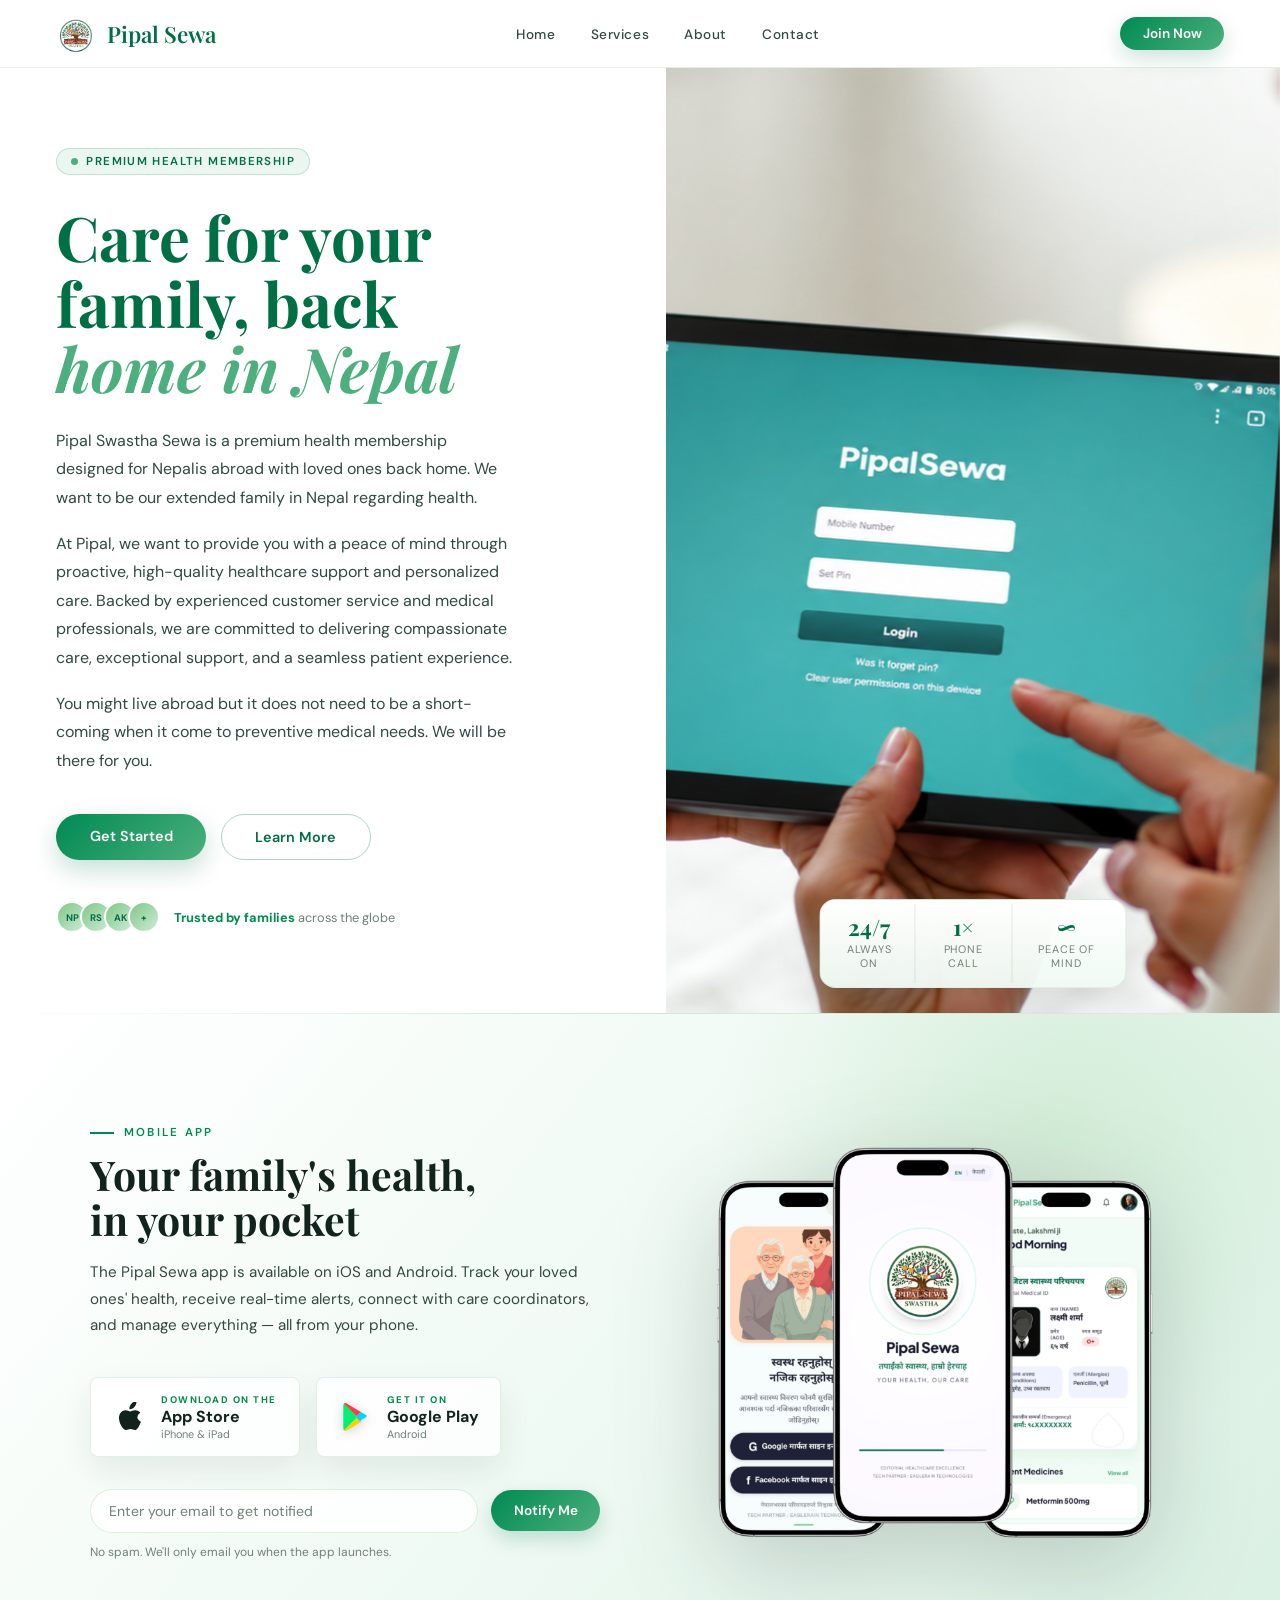
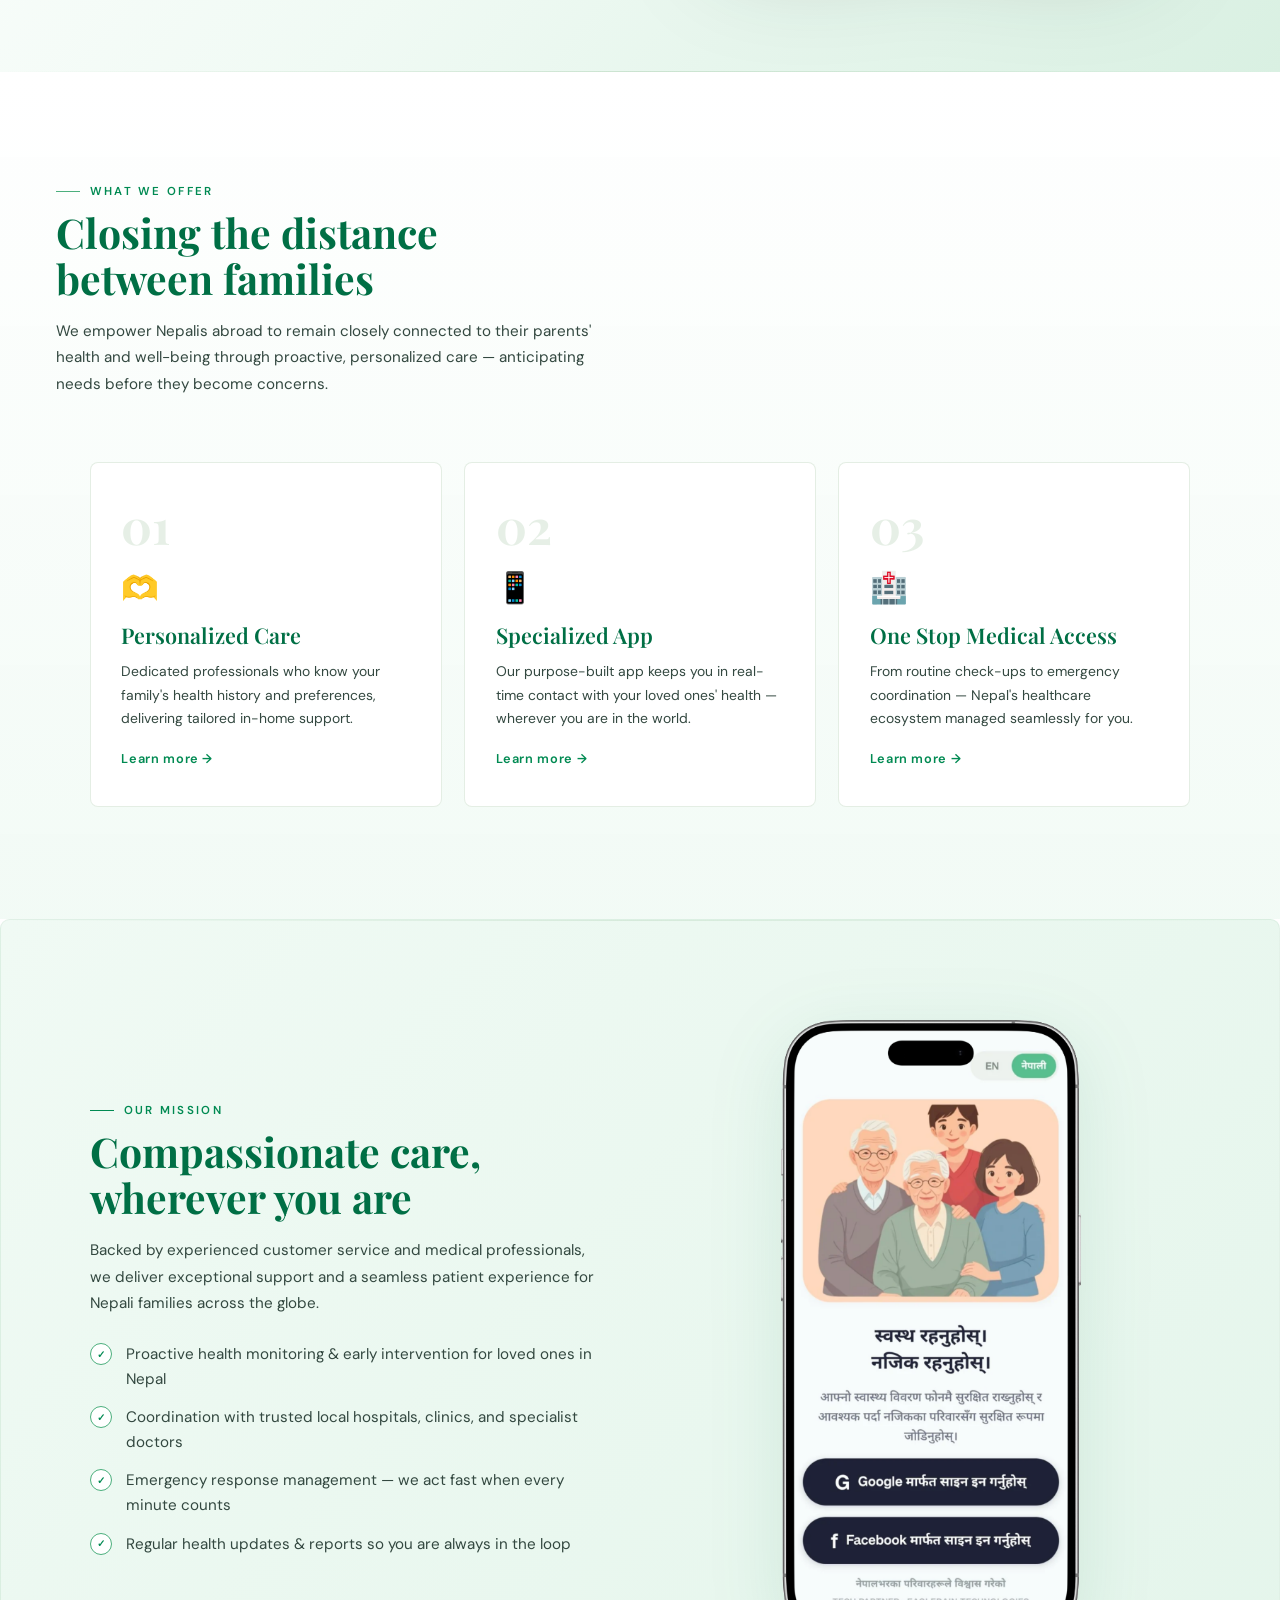
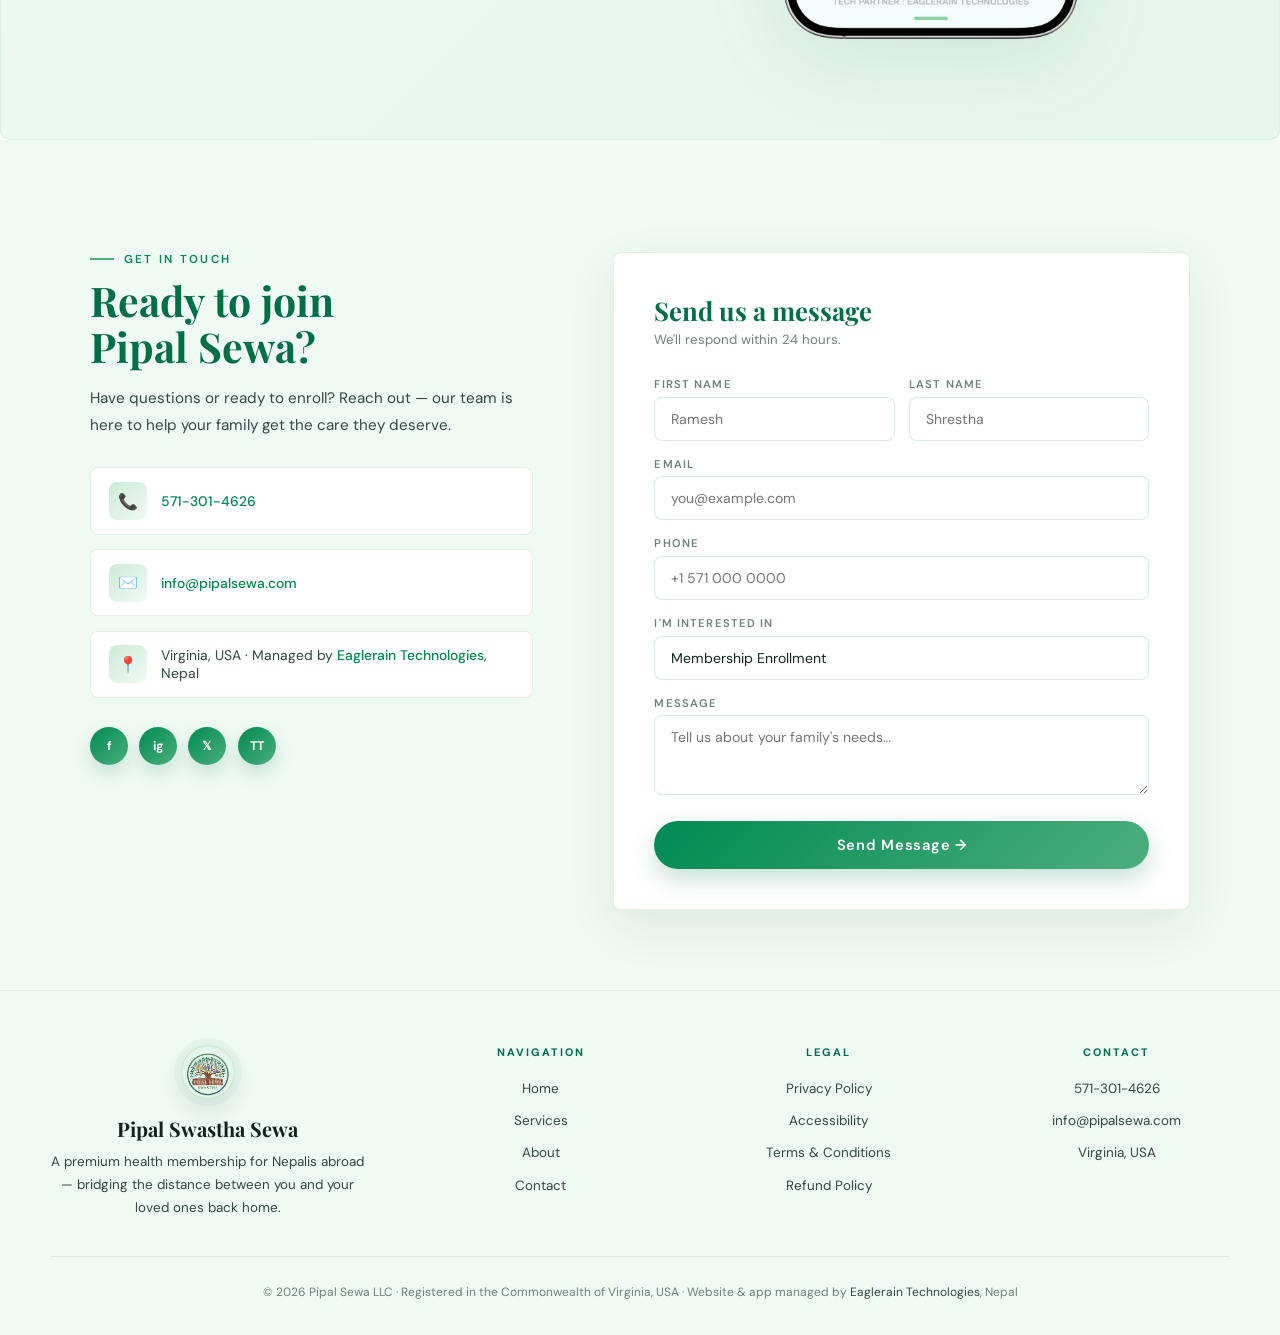
<file: index.html>
<!DOCTYPE html>
<html lang="en">
<head>
<meta charset="UTF-8"/>
<meta name="viewport" content="width=device-width, initial-scale=1.0"/>
<title>Pipal Swastha Sewa | Premium Healthcare Membership for Nepalis Abroad</title>
<meta name="description" content="Pipal Swastha Sewa connects Nepalis abroad with proactive, high-quality healthcare for loved ones back home in Nepal. A premium health membership bridging the distance."/>
<meta name="keywords" content="Pipal Sewa, Nepal healthcare, health membership Nepal, NRI healthcare, care for family in Nepal, Nepali diaspora health, premium medical care Nepal"/>
<meta name="author" content="Pipal Sewa LLC"/>
<meta property="og:title" content="Pipal Swastha Sewa | Premium Healthcare Membership"/>
<meta property="og:description" content="Proactive, high-quality healthcare for your loved ones back home in Nepal — bridging the distance between you and your family."/>
<meta property="og:type" content="website"/>
<meta property="og:url" content="https://pipalsewa.com/"/>
<meta property="og:image" content="https://pipalsewa.com/og-image.jpg"/>
<meta property="og:site_name" content="Pipal Swastha Sewa"/>
<meta name="twitter:card" content="summary_large_image"/>
<meta name="twitter:title" content="Pipal Swastha Sewa | Premium Healthcare Membership"/>
<meta name="twitter:description" content="Proactive, high-quality healthcare for your loved ones back home in Nepal — bridging the distance between you and your family."/>
<meta name="twitter:image" content="https://pipalsewa.com/og-image.jpg"/>
<link rel="canonical" href="https://pipalsewa.com/"/>
<link rel="preconnect" href="https://fonts.googleapis.com"/>
<link rel="preconnect" href="https://fonts.gstatic.com" crossorigin/>
<link href="https://fonts.googleapis.com/css2?family=Playfair+Display:ital,wght@0,400;0,600;0,700;1,400&family=DM+Sans:wght@300;400;500;600&display=swap" rel="stylesheet"/>
<link rel="icon" type="image/png" href="img/favicon.png"/>
<link rel="stylesheet" href="style.css"/>
<script defer data-domain="pipalsewa.com" src="https://plausible.io/js/script.js"></script>
</head>
<body>

<nav id="nav">
  <a href="#" class="nav-logo">    <img src="img/favicon.png" alt="Pipal Sewa"/>    <span class="nav-logo-text">Pipal Sewa</span>
  </a>
  <ul class="nav-links">
    <li><a href="#">Home</a></li>
    <li><a href="#services">Services</a></li>
    <li><a href="#mission">About</a></li>
    <li><a href="#contact">Contact</a></li>
  </ul>
  <a href="#contact" class="nav-cta">Join Now</a>
  <button class="burger" id="burger" aria-label="Menu">
    <span></span><span></span><span></span>
  </button>
</nav>

<div class="mob-menu" id="mob-menu">
  <a href="#" onclick="closeMenu()">Home</a>
  <a href="#services" onclick="closeMenu()">Services</a>
  <a href="#mission" onclick="closeMenu()">About</a>
  <a href="#contact" onclick="closeMenu()">Contact</a>
  <a href="#contact" class="btn-p" onclick="closeMenu()">Join Now</a>
</div>

<!-- HERO -->
<section class="hero">
  <div class="hero-left">
    <div class="hero-tag"><span class="hero-tag-dot"></span>Premium Health Membership</div>
    <h1 class="hero-h1">Care for your<br/>family, back<br/><em>home in Nepal</em></h1>
    <div class="hero-desc">
      <p>Pipal Swastha Sewa is a premium health membership designed for Nepalis abroad with loved ones back home. We want to be our extended family in Nepal regarding health.</p>
      <p>At Pipal, we want to provide you with a peace of mind through proactive, high-quality healthcare support and personalized care. Backed by experienced customer service and medical professionals, we are committed to delivering compassionate care, exceptional support, and a seamless patient experience.</p>
      <p>You might live abroad but it does not need to be a short-coming when it come to preventive medical needs. We will be there for you.</p>
    </div>
    <div class="hero-btns">
      <a href="#contact" class="btn-p">Get Started</a>
      <a href="#services" class="btn-o">Learn More</a>
    </div>
    <div class="hero-trust">
      <div class="avatars">
        <span>NP</span><span>RS</span><span>AK</span><span>+</span>
      </div>
      <p class="trust-text"><strong>Trusted by families</strong> across the globe</p>
    </div>
  </div>
  <div class="hero-right">
    <img class="hero-img" src="img/hero-mockup.png" alt="Pipal Sewa App Mockup"/>
    <div class="hero-stats">
      <div class="hstat"><div class="hstat-n">24/7</div><div class="hstat-l">Always On</div></div>
      <div class="hstat"><div class="hstat-n">1×</div><div class="hstat-l">Phone Call</div></div>
      <div class="hstat"><div class="hstat-n">∞</div><div class="hstat-l">Peace of Mind</div></div>
    </div>
  </div>
</section>

<!-- APP STORE -->
<section class="appstore" id="app">
  <div class="appstore-inner">
    <div class="reveal">
      <p class="sec-label">Mobile App</p>
      <h2 class="sec-title">Your family's health,<br/>in your pocket</h2>
      <p class="sec-body">The Pipal Sewa app is available on iOS and Android. Track your loved ones' health, receive real-time alerts, connect with care coordinators, and manage everything — all from your phone.</p>
      <div class="store-btns">
        <a href="https://apps.apple.com/us/app/pipal-sewa/id6776566804" class="store-btn app-badge app-badge--apple" aria-label="Download Pipal Sewa on the App Store" target="_blank" rel="noopener noreferrer">
          <div class="store-btn-icon" aria-hidden="true">
            <svg viewBox="0 0 384 512" role="img">
              <path fill="currentColor" d="M318.7 268.7c-.2-36.7 16.4-64.4 50-84.8-18.8-26.9-47.2-41.7-84.7-44.6-35.5-2.8-74.3 20.7-88.5 20.7-15 0-49.4-19.7-76.4-19.7C63.3 141.2 4 184.8 4 273.5q0 39.3 14.4 81.2c12.8 36.7 59 126.7 107.2 125.2 25.2-.6 43-17.9 75.8-17.9 31.8 0 48.3 17.9 76.4 17.5 41.2-.8 80-86.8 100.8-143.6-35.8-16.7-59.6-51.1-59.9-67.2zM270.4 82.5c21.2-25.5 35.5-60.8 31.6-96.5-30.8 1.4-67.5 21.2-89.6 46.8-18.5 21-34.5 56.6-30 91.5 34.6 2.6 66.8-16.3 88-41.8z"/>
            </svg>
          </div>
          <div class="store-btn-text">
            <span class="store-btn-soon">Download on the</span>
            <span class="store-btn-name">App Store</span>
            <span class="store-btn-sub">iPhone &amp; iPad</span>
          </div>
        </a>
        <a href="https://play.google.com/store/apps/details?id=com.pipalsewa2.app" class="store-btn app-badge app-badge--google" aria-label="Download Pipal Sewa on Google Play" target="_blank" rel="noopener noreferrer">
          <div class="store-btn-icon" aria-hidden="true">
            <svg viewBox="0 0 512 512" role="img">
              <path fill="#00F076" d="M68.1 29.6c-7.7 8.4-12.1 21.2-12.1 38.1v376.6c0 16.9 4.4 29.7 12.1 38.1l2.6 2.5L282.1 273.5v-35L70.7 27.1z"/>
              <path fill="#00D4FF" d="M352.5 344.1l-70.4-70.6v-35l70.5-70.6 1.6.9 83.5 47.5c23.8 13.5 23.8 35.8 0 49.4l-83.5 47.5z"/>
              <path fill="#FFCE00" d="M354.2 343.2l-72.1-72.2L68.1 482.4c12.1 12.8 32 14.4 54.4 1.6z"/>
              <path fill="#FF3A44" d="M354.2 168.8L122.5 28c-22.4-12.8-42.3-11.2-54.4 1.6L282.1 241z"/>
            </svg>
          </div>
          <div class="store-btn-text">
            <span class="store-btn-soon">GET IT ON</span>
            <span class="store-btn-name">Google Play</span>
            <span class="store-btn-sub">Android</span>
          </div>
        </a>
      </div>
      <form class="notify-row" id="notify-form" action="https://formspree.io/f/xvoeqwla" method="POST">
        <input class="notify-input" type="email" name="email" placeholder="Enter your email to get notified" id="notify-email" required/>
        <button class="notify-btn" id="notify-btn" type="submit">Notify Me</button>
      </form>
      <p class="notify-caption">No spam. We'll only email you when the app launches.</p>
    </div>
    <div class="phones reveal d2">
      <img src="img/app-mockup-3screens.png" alt="Pipal Sewa App Mockups" class="appstore-img"/>
    </div>
  </div>
</section>

<!-- SERVICES -->
<section class="services" id="services">
  <div class="sec-hdr reveal">
    <p class="sec-label">What We Offer</p>
    <h2 class="sec-title">Closing the distance<br/>between families</h2>
    <p class="sec-body">We empower Nepalis abroad to remain closely connected to their parents' health and well-being through proactive, personalized care — anticipating needs before they become concerns.</p>
  </div>
  <div class="grid3">
    <div class="card reveal d1">
      <div class="card-num">01</div>
      <div class="card-icon">🫶</div>
      <h3>Personalized Care</h3>
      <p>Dedicated professionals who know your family's health history and preferences, delivering tailored in-home support.</p>
      <a href="#contact" class="card-link">Learn more →</a>
    </div>
    <div class="card reveal d2">
      <div class="card-num">02</div>
      <div class="card-icon">📱</div>
      <h3>Specialized App</h3>
      <p>Our purpose-built app keeps you in real-time contact with your loved ones' health — wherever you are in the world.</p>
      <a href="#contact" class="card-link">Learn more →</a>
    </div>
    <div class="card reveal d3">
      <div class="card-num">03</div>
      <div class="card-icon">🏥</div>
      <h3>One Stop Medical Access</h3>
      <p>From routine check-ups to emergency coordination — Nepal's healthcare ecosystem managed seamlessly for you.</p>
      <a href="#contact" class="card-link">Learn more →</a>
    </div>
  </div>
</section>

<!-- MISSION -->
<section class="mission" id="mission">
  <div class="mission-inner">
    <div class="reveal">
      <p class="sec-label">Our Mission</p>
      <h2 class="sec-title">Compassionate care,<br/>wherever you are</h2>
      <p class="sec-body">Backed by experienced customer service and medical professionals, we deliver exceptional support and a seamless patient experience for Nepali families across the globe.</p>
      <div class="mlist">
        <div class="mitem"><div class="mcheck">✓</div><span>Proactive health monitoring &amp; early intervention for loved ones in Nepal</span></div>
        <div class="mitem"><div class="mcheck">✓</div><span>Coordination with trusted local hospitals, clinics, and specialist doctors</span></div>
        <div class="mitem"><div class="mcheck">✓</div><span>Emergency response management — we act fast when every minute counts</span></div>
        <div class="mitem"><div class="mcheck">✓</div><span>Regular health updates &amp; reports so you are always in the loop</span></div>
      </div>
    </div>
    <div class="reveal d2">
      <img src="img/mission-mockup.png" alt="Pipal Sewa Mission Mockup" class="mission-img"/>
    </div>
  </div>
</section>

<!-- CONTACT -->
<section class="contact" id="contact">
  <div class="contact-inner">
    <div class="reveal">
      <p class="sec-label">Get In Touch</p>
      <h2 class="sec-title">Ready to join<br/>Pipal Sewa?</h2>
      <p class="sec-body">Have questions or ready to enroll? Reach out — our team is here to help your family get the care they deserve.</p>
      <div class="clist">
        <div class="crow"><div class="crow-icon">📞</div><div class="crow-text"><a href="tel:5713014626">571-301-4626</a></div></div>
        <div class="crow"><div class="crow-icon">✉️</div><div class="crow-text"><a href="mailto:info@pipalsewa.com">info@pipalsewa.com</a></div></div>
        <div class="crow"><div class="crow-icon">📍</div><div class="crow-text">Virginia, USA · Managed by <a href="https://eaglerain.com.np/" target="_blank" rel="noopener noreferrer">Eaglerain Technologies</a>, Nepal</div></div>
      </div>
      <div class="socials">
        <a href="https://www.facebook.com" class="soc" target="_blank" rel="noopener">f</a>
        <a href="https://www.instagram.com" class="soc" target="_blank" rel="noopener">ig</a>
        <a href="https://x.com" class="soc" target="_blank" rel="noopener">𝕏</a>
        <a href="https://www.tiktok.com" class="soc" target="_blank" rel="noopener">TT</a>
      </div>
    </div>
    <form class="form-card reveal d2" id="contact-form" action="https://formspree.io/f/mqkrpawe" method="POST">
      <h3>Send us a message</h3>
      <p>We'll respond within 24 hours.</p>
      <div class="frow">
        <div class="fg"><label>First Name</label><input type="text" name="firstName" placeholder="Ramesh" required/></div>
        <div class="fg"><label>Last Name</label><input type="text" name="lastName" placeholder="Shrestha" required/></div>
      </div>
      <div class="fg"><label>Email</label><input type="email" name="email" placeholder="you@example.com" required/></div>
      <div class="fg"><label>Phone</label><input type="tel" name="phone" placeholder="+1 571 000 0000"/></div>
      <div class="fg">
        <label>I'm interested in</label>
        <select name="interest">
          <option value="Membership Enrollment">Membership Enrollment</option>
          <option value="Learn About Services">Learn About Services</option>
          <option value="Emergency Support Setup">Emergency Support Setup</option>
          <option value="Partnership / Corporate">Partnership / Corporate</option>
          <option value="Other">Other</option>
        </select>
      </div>
      <div class="fg"><label>Message</label><textarea name="message" rows="3" placeholder="Tell us about your family's needs…" required></textarea></div>
      <button class="form-submit" id="form-submit" type="submit">Send Message →</button>
    </form>
  </div>
</section>

<!-- FOOTER -->
<footer>
  <div class="ft">
    <div class="fb">      <img src="img/favicon.png" alt="Pipal Sewa"/>      <h4>Pipal Swastha Sewa</h4>
      <p>A premium health membership for Nepalis abroad — bridging the distance between you and your loved ones back home.</p>
    </div>
    <div class="fl">
      <h5>Navigation</h5>
      <ul>
        <li><a href="#">Home</a></li>
        <li><a href="#services">Services</a></li>
        <li><a href="#mission">About</a></li>
        <li><a href="#contact">Contact</a></li>
      </ul>
    </div>
    <div class="fl">
      <h5>Legal</h5>
      <ul>
        <li><a href="privacy.html">Privacy Policy</a></li>
        <li><a href="#">Accessibility</a></li>
        <li><a href="#">Terms &amp; Conditions</a></li>
        <li><a href="#">Refund Policy</a></li>
      </ul>
    </div>
    <div class="fl">
      <h5>Contact</h5>
      <ul>
        <li><a href="tel:5713014626">571-301-4626</a></li>
        <li><a href="mailto:info@pipalsewa.com">info@pipalsewa.com</a></li>
        <li><a>Virginia, USA</a></li>
      </ul>
    </div>
  </div>
  <div class="fb-bottom">
    <p class="fc">© 2026 Pipal Sewa LLC · Registered in the Commonwealth of Virginia, USA · Website &amp; app managed by <a href="https://eaglerain.com.np/" target="_blank" rel="noopener noreferrer">Eaglerain Technologies</a>, Nepal</p>
  </div>
</footer>

<script src="script.js"></script>
</body>
</html>
</file>
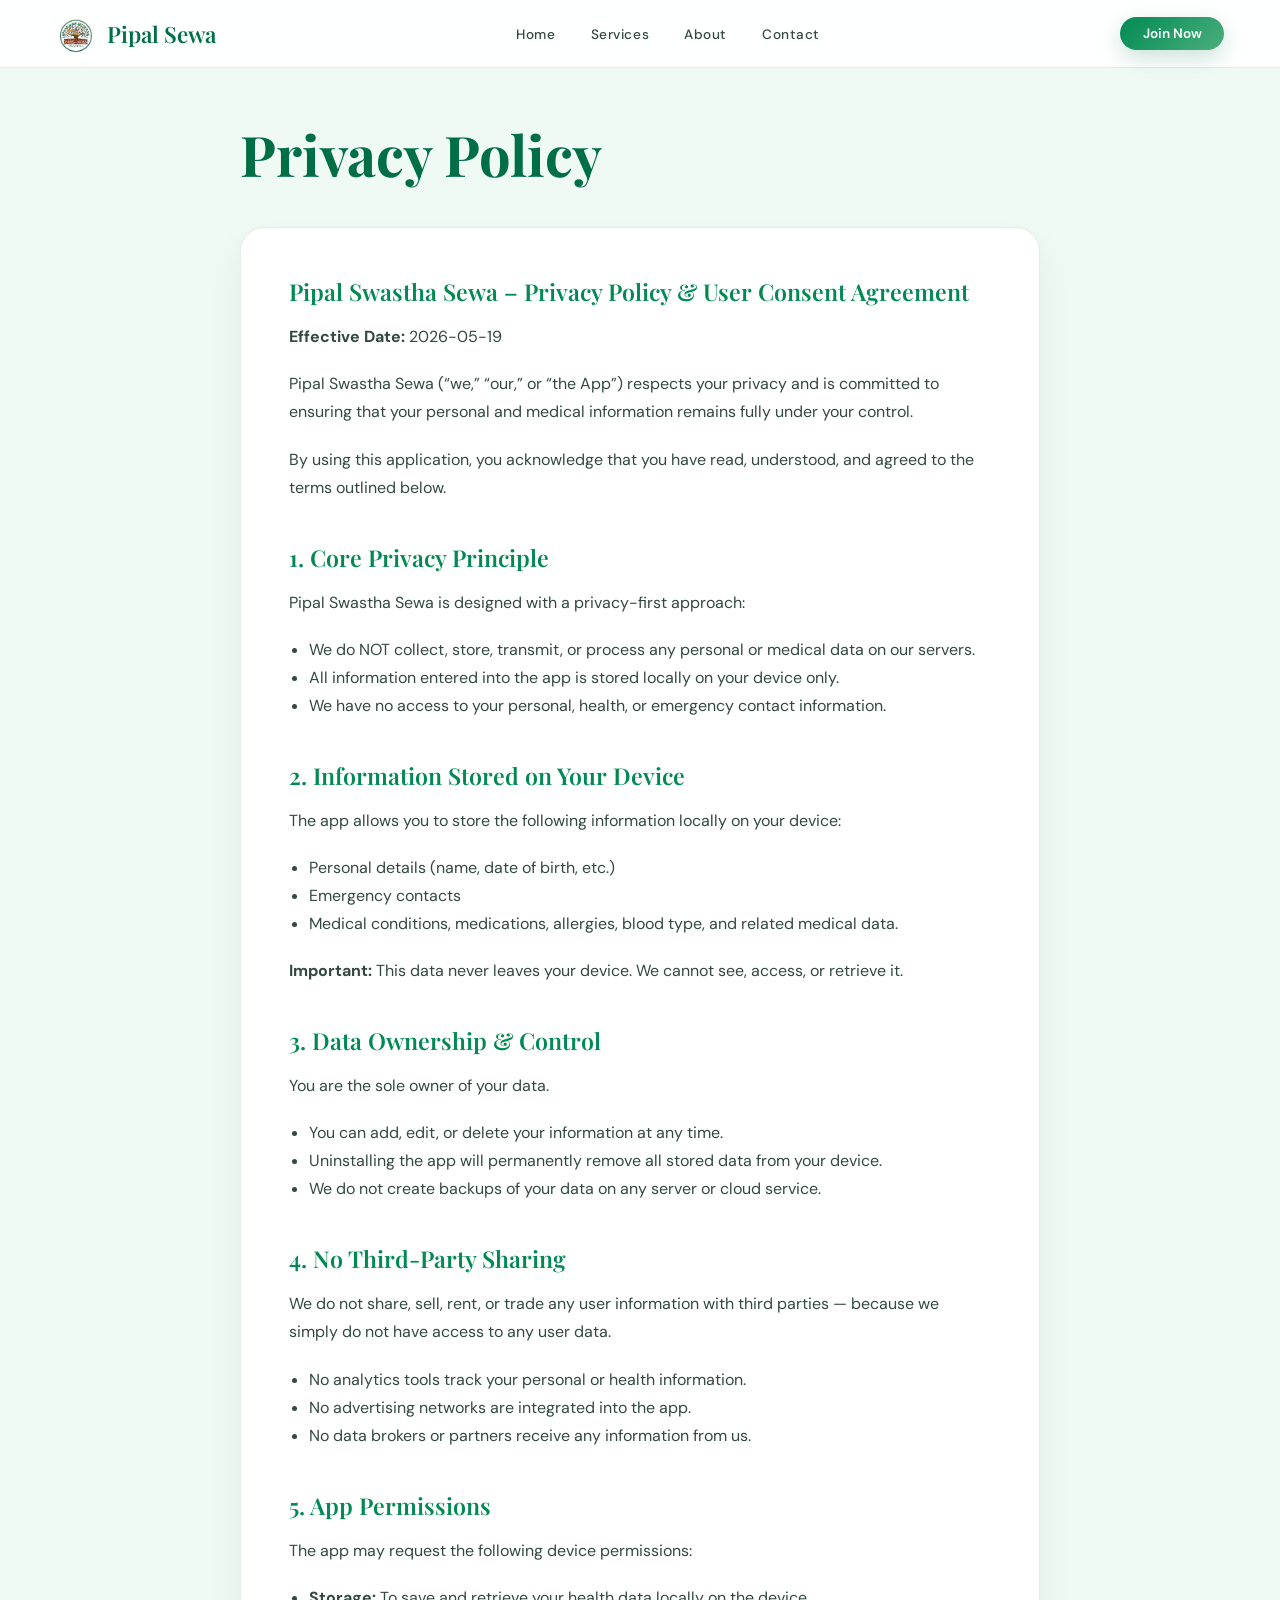
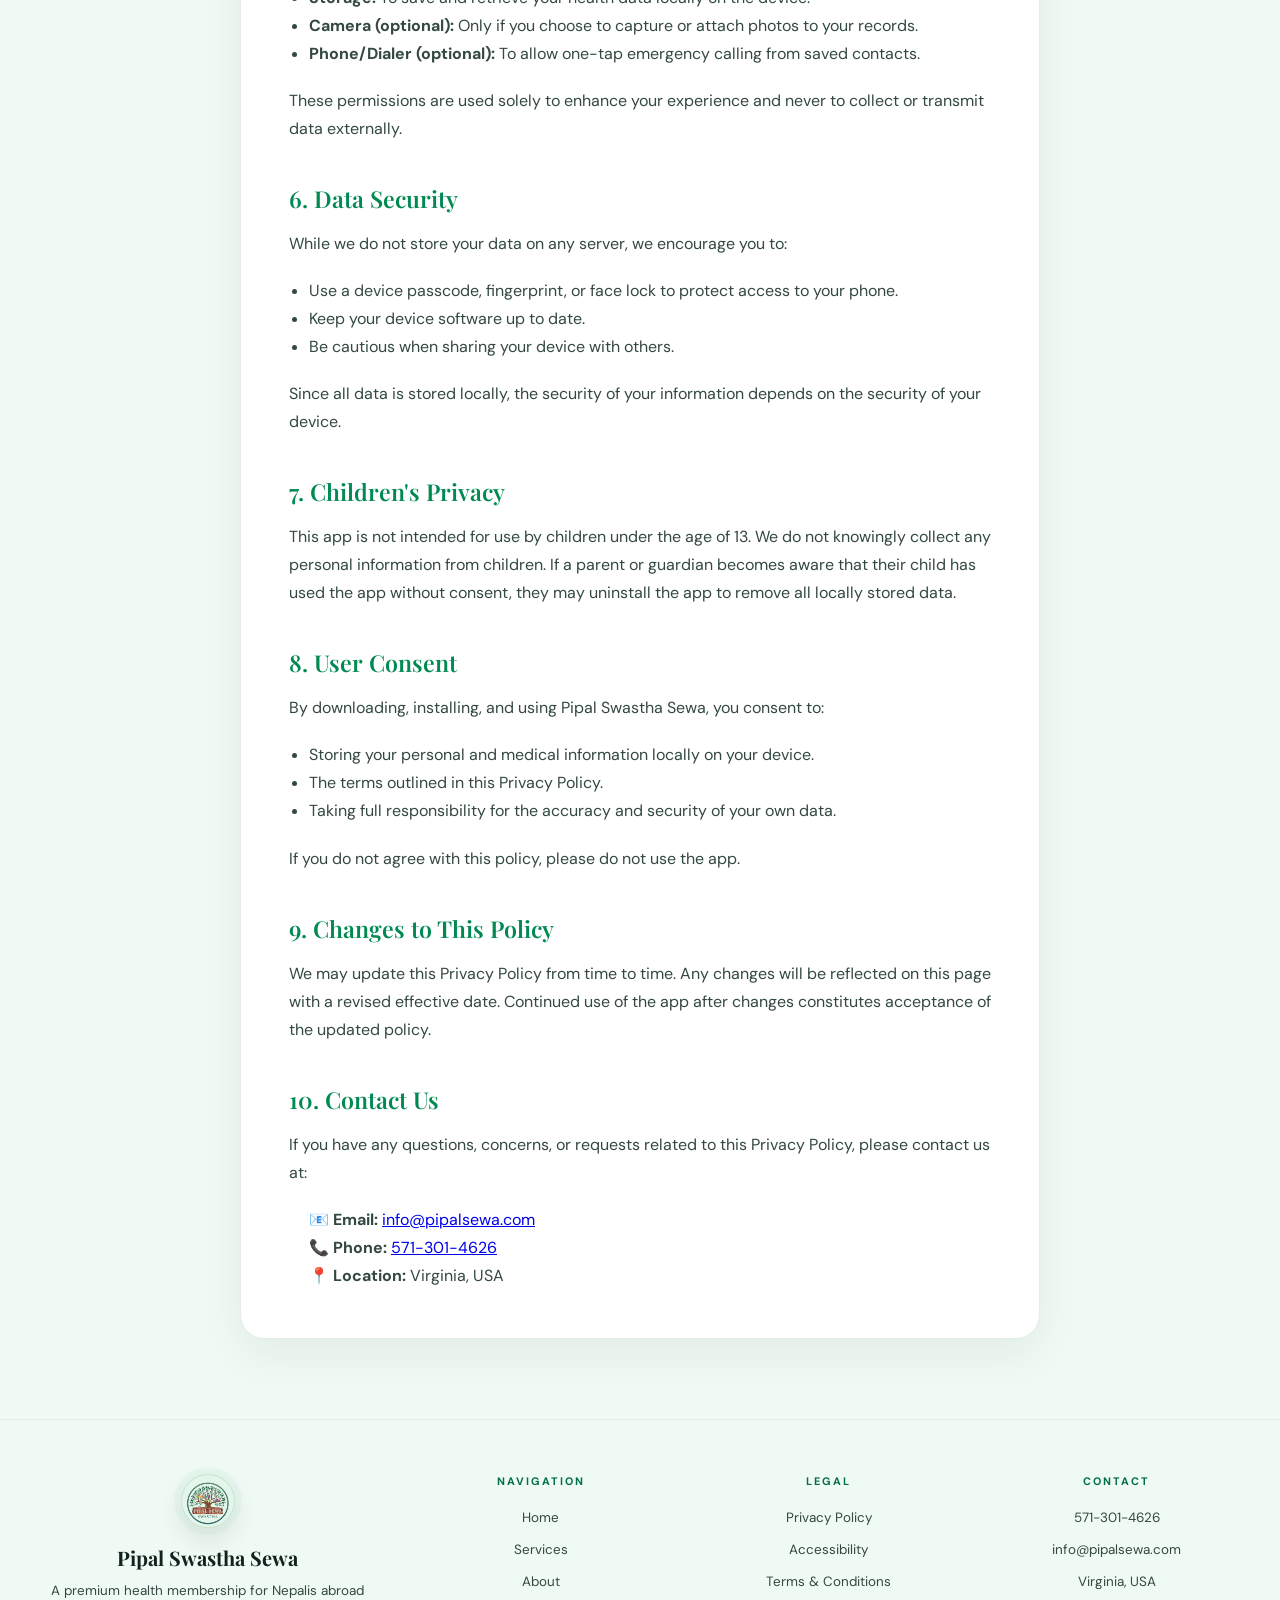
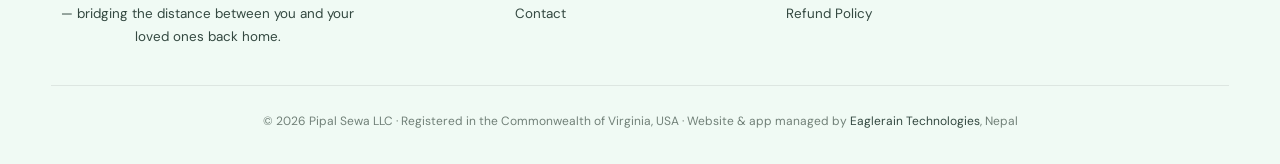
<file: privacy.html>
<!DOCTYPE html>
<html lang="en">
<head>
<meta charset="UTF-8"/>
<meta name="viewport" content="width=device-width, initial-scale=1.0"/>
<title>Privacy Policy | Pipal Swastha Sewa</title>
<meta name="description" content="Privacy Policy and legal disclaimer information for Pipal Swastha Sewa."/>
<meta name="robots" content="noindex, follow"/>
<link rel="preconnect" href="https://fonts.googleapis.com"/>
<link rel="preconnect" href="https://fonts.gstatic.com" crossorigin/>
<link href="https://fonts.googleapis.com/css2?family=Playfair+Display:ital,wght@0,400;0,600;0,700;1,400&family=DM+Sans:wght@300;400;500;600&display=swap" rel="stylesheet"/>
<link rel="icon" type="image/png" href="img/favicon.png"/>
<link rel="stylesheet" href="style.css"/>
<script defer data-domain="pipalsewa.com" src="https://plausible.io/js/script.js"></script>
</head>
<body>

<nav id="nav">
  <a href="index.html" class="nav-logo">
    <img src="img/favicon.png" alt="Pipal Sewa"/>
    <span class="nav-logo-text">Pipal Sewa</span>
  </a>
  <ul class="nav-links">
    <li><a href="index.html">Home</a></li>
    <li><a href="index.html#services">Services</a></li>
    <li><a href="index.html#mission">About</a></li>
    <li><a href="index.html#contact">Contact</a></li>
  </ul>
  <a href="index.html#contact" class="nav-cta">Join Now</a>
  <button class="burger" id="burger" aria-label="Menu">
    <span></span><span></span><span></span>
  </button>
</nav>

<div class="mob-menu" id="mob-menu">
  <a href="index.html" onclick="closeMenu()">Home</a>
  <a href="index.html#services" onclick="closeMenu()">Services</a>
  <a href="index.html#mission" onclick="closeMenu()">About</a>
  <a href="index.html#contact" onclick="closeMenu()">Contact</a>
  <a href="index.html#contact" class="btn-p" onclick="closeMenu()">Join Now</a>
</div>

<!-- MAIN CONTENT -->
<main class="privacy-section">
  <div class="privacy-container">
    <h1 class="privacy-title">Privacy Policy</h1>
    <div class="privacy-card">
      
      <div class="privacy-block">
        <h2 class="privacy-subtitle">Pipal Swastha Sewa – Privacy Policy & User Consent Agreement</h2>
        <p class="privacy-p"><strong>Effective Date:</strong> 2026-05-19</p>
        <p class="privacy-p">Pipal Swastha Sewa (“we,” “our,” or “the App”) respects your privacy and is committed to ensuring that your personal and medical information remains fully under your control.</p>
        <p class="privacy-p">By using this application, you acknowledge that you have read, understood, and agreed to the terms outlined below.</p>
      </div>

      <div class="privacy-block">
        <h2 class="privacy-subtitle">1. Core Privacy Principle</h2>
        <p class="privacy-p">Pipal Swastha Sewa is designed with a privacy-first approach:</p>
        <ul class="privacy-p" style="margin-left: 20px; list-style-type: disc;">
          <li>We do NOT collect, store, transmit, or process any personal or medical data on our servers.</li>
          <li>All information entered into the app is stored locally on your device only.</li>
          <li>We have no access to your personal, health, or emergency contact information.</li>
        </ul>
      </div>

      <div class="privacy-block">
        <h2 class="privacy-subtitle">2. Information Stored on Your Device</h2>
        <p class="privacy-p">The app allows you to store the following information locally on your device:</p>
        <ul class="privacy-p" style="margin-left: 20px; list-style-type: disc;">
          <li>Personal details (name, date of birth, etc.)</li>
          <li>Emergency contacts</li>
          <li>Medical conditions, medications, allergies, blood type, and related medical data.</li>
        </ul>
        <p class="privacy-p"><strong>Important:</strong> This data never leaves your device. We cannot see, access, or retrieve it.</p>
      </div>

      <div class="privacy-block">
        <h2 class="privacy-subtitle">3. Data Ownership &amp; Control</h2>
        <p class="privacy-p">You are the sole owner of your data.</p>
        <ul class="privacy-p" style="margin-left: 20px; list-style-type: disc;">
          <li>You can add, edit, or delete your information at any time.</li>
          <li>Uninstalling the app will permanently remove all stored data from your device.</li>
          <li>We do not create backups of your data on any server or cloud service.</li>
        </ul>
      </div>

      <div class="privacy-block">
        <h2 class="privacy-subtitle">4. No Third-Party Sharing</h2>
        <p class="privacy-p">We do not share, sell, rent, or trade any user information with third parties — because we simply do not have access to any user data.</p>
        <ul class="privacy-p" style="margin-left: 20px; list-style-type: disc;">
          <li>No analytics tools track your personal or health information.</li>
          <li>No advertising networks are integrated into the app.</li>
          <li>No data brokers or partners receive any information from us.</li>
        </ul>
      </div>

      <div class="privacy-block">
        <h2 class="privacy-subtitle">5. App Permissions</h2>
        <p class="privacy-p">The app may request the following device permissions:</p>
        <ul class="privacy-p" style="margin-left: 20px; list-style-type: disc;">
          <li><strong>Storage:</strong> To save and retrieve your health data locally on the device.</li>
          <li><strong>Camera (optional):</strong> Only if you choose to capture or attach photos to your records.</li>
          <li><strong>Phone/Dialer (optional):</strong> To allow one-tap emergency calling from saved contacts.</li>
        </ul>
        <p class="privacy-p">These permissions are used solely to enhance your experience and never to collect or transmit data externally.</p>
      </div>

      <div class="privacy-block">
        <h2 class="privacy-subtitle">6. Data Security</h2>
        <p class="privacy-p">While we do not store your data on any server, we encourage you to:</p>
        <ul class="privacy-p" style="margin-left: 20px; list-style-type: disc;">
          <li>Use a device passcode, fingerprint, or face lock to protect access to your phone.</li>
          <li>Keep your device software up to date.</li>
          <li>Be cautious when sharing your device with others.</li>
        </ul>
        <p class="privacy-p">Since all data is stored locally, the security of your information depends on the security of your device.</p>
      </div>

      <div class="privacy-block">
        <h2 class="privacy-subtitle">7. Children's Privacy</h2>
        <p class="privacy-p">This app is not intended for use by children under the age of 13. We do not knowingly collect any personal information from children. If a parent or guardian becomes aware that their child has used the app without consent, they may uninstall the app to remove all locally stored data.</p>
      </div>

      <div class="privacy-block">
        <h2 class="privacy-subtitle">8. User Consent</h2>
        <p class="privacy-p">By downloading, installing, and using Pipal Swastha Sewa, you consent to:</p>
        <ul class="privacy-p" style="margin-left: 20px; list-style-type: disc;">
          <li>Storing your personal and medical information locally on your device.</li>
          <li>The terms outlined in this Privacy Policy.</li>
          <li>Taking full responsibility for the accuracy and security of your own data.</li>
        </ul>
        <p class="privacy-p">If you do not agree with this policy, please do not use the app.</p>
      </div>

      <div class="privacy-block">
        <h2 class="privacy-subtitle">9. Changes to This Policy</h2>
        <p class="privacy-p">We may update this Privacy Policy from time to time. Any changes will be reflected on this page with a revised effective date. Continued use of the app after changes constitutes acceptance of the updated policy.</p>
      </div>

      <div class="privacy-block">
        <h2 class="privacy-subtitle">10. Contact Us</h2>
        <p class="privacy-p">If you have any questions, concerns, or requests related to this Privacy Policy, please contact us at:</p>
        <ul class="privacy-p" style="margin-left: 20px; list-style-type: none;">
          <li>📧 <strong>Email:</strong> <a href="mailto:info@pipalsewa.com">info@pipalsewa.com</a></li>
          <li>📞 <strong>Phone:</strong> <a href="tel:5713014626">571-301-4626</a></li>
          <li>📍 <strong>Location:</strong> Virginia, USA</li>
        </ul>
      </div>

    </div>
  </div>
</main>

<!-- FOOTER -->
<footer>
  <div class="ft">
    <div class="fb">
      <img src="img/favicon.png" alt="Pipal Sewa">
      <h4>Pipal Swastha Sewa</h4>
      <p>A premium health membership for Nepalis abroad — bridging the distance between you and your loved ones back home.</p>
    </div>
    <div class="fl">
      <h5>Navigation</h5>
      <ul>
        <li><a href="index.html">Home</a></li>
        <li><a href="index.html#services">Services</a></li>
        <li><a href="index.html#mission">About</a></li>
        <li><a href="index.html#contact">Contact</a></li>
      </ul>
    </div>
    <div class="fl">
      <h5>Legal</h5>
      <ul>
        <li><a href="privacy.html">Privacy Policy</a></li>
        <li><a href="#">Accessibility</a></li>
        <li><a href="#">Terms &amp; Conditions</a></li>
        <li><a href="#">Refund Policy</a></li>
      </ul>
    </div>
    <div class="fl">
      <h5>Contact</h5>
      <ul>
        <li><a href="tel:5713014626">571-301-4626</a></li>
        <li><a href="mailto:info@pipalsewa.com">info@pipalsewa.com</a></li>
        <li><a>Virginia, USA</a></li>
      </ul>
    </div>
  </div>
  <div class="fb-bottom">
    <p class="fc">© 2026 Pipal Sewa LLC · Registered in the Commonwealth of Virginia, USA · Website &amp; app managed by <a href="https://eaglerain.com.np/" target="_blank" rel="noopener noreferrer">Eaglerain Technologies</a>, Nepal</p>
  </div>
</footer>

<script src="script.js"></script>
</body>
</html>
</file>
<file: style.css>
*,*::before,*::after{box-sizing:border-box;margin:0;padding:0}
:root{
  /* Pipal Sewa app palette - light theme */
  --g1:#006f45;  /* Primary deep emerald */
  --g2:#008a52;  /* Primary action */
  --g3:#4caf7d;  /* App primary */
  --g4:#81c784;  /* App secondary */
  --g5:#cdebd9;  /* Soft mint */
  --g6:#f0faf4;  /* App neutral */
  --g7:#2e7d32;  /* Tertiary forest */

  --cream:#ffffff;
  --cream2:#f0faf4;

  --gold:#d8a640;
  --gold-l:#f0c766;
  
  --white:#ffffff;
  --t1:#12231d;
  --t2:#334840;
  --t3:#718078;
  --line:rgba(46,125,50,.13);
  --shadow:rgba(18,35,29,.1);
  
  --ease:cubic-bezier(.22,1,.36,1);
}
html{scroll-behavior:smooth}
body{font-family:'DM Sans',sans-serif;background:var(--cream);color:var(--t1);overflow-x:hidden}
img{max-width:100%;height:auto}

/* NAV */
nav{
  position:fixed;top:0;left:0;right:0;z-index:100;
  display:flex;align-items:center;justify-content:space-between;
  padding:0 3.5rem;height:68px;
  background:rgba(255,255,255,0.93);
  backdrop-filter:blur(18px) saturate(1.5);
  border-bottom:1px solid var(--line);
  transition:box-shadow .35s var(--ease),background .35s var(--ease);
}
nav.scrolled{box-shadow:0 2px 32px var(--shadow)}
.nav-logo{display:flex;align-items:center;gap:.7rem;text-decoration:none}
.nav-logo img{width:40px;height:40px;object-fit:contain;border-radius:50%}
.nav-logo-text{font-family:'Playfair Display',serif;font-size:1.4rem;font-weight:600;color:var(--g1)}
.nav-links{display:flex;gap:2.2rem;list-style:none}
.nav-links a{
  font-size:.85rem;font-weight:500;letter-spacing:.04em;
  text-decoration:none;color:var(--t2);
  position:relative;padding-bottom:2px;transition:color .2s;
}
.nav-links a::after{
  content:'';position:absolute;bottom:0;left:0;
  width:0;height:1.5px;background:var(--g2);transition:width .3s;
}
.nav-links a:hover{color:var(--g1)}
.nav-links a:hover::after{width:100%}
.nav-cta{
  background:linear-gradient(135deg, var(--g2), var(--g3));color:var(--white);
  padding:.52rem 1.4rem;border-radius:2rem;
  text-decoration:none;font-size:.85rem;font-weight:600;
  transition:background .25s var(--ease),transform .25s var(--ease),box-shadow .25s var(--ease);
  box-shadow:0 8px 22px rgba(0,111,69,0.2);
}
.nav-cta:hover{background:var(--g1);transform:translateY(-2px)}
.burger{display:none;flex-direction:column;gap:5px;background:none;border:none;padding:4px}
.burger span{display:block;width:22px;height:2px;background:var(--g1);border-radius:2px;transition:.3s}
.burger.open span:nth-child(1){transform:translateY(7px) rotate(45deg)}
.burger.open span:nth-child(2){opacity:0}
.burger.open span:nth-child(3){transform:translateY(-7px) rotate(-45deg)}
.mob-menu{
  display:none;position:fixed;inset:0;background:var(--cream);z-index:99;
  flex-direction:column;align-items:center;justify-content:center;gap:1.8rem;
}
.mob-menu.open{display:flex}
.mob-menu a{font-family:'Playfair Display',serif;font-size:1.7rem;color:var(--g1);text-decoration:none;transition:color .2s}
.mob-menu a:hover{color:var(--g3)}

/* HERO */
.hero{
  min-height:100vh;display:grid;grid-template-columns:52% 48%;
  padding-top:68px;
}
.hero-left{
  padding:5rem 3rem 5rem 3.5rem;
  display:flex;flex-direction:column;justify-content:center;
}
.hero-tag{
  display:inline-flex;align-items:center;gap:.5rem;
  background:rgba(76,175,125,.11);border:1px solid rgba(76,175,125,.28);
  color:var(--g1);border-radius:2rem;padding:.32rem .9rem;
  font-size:.72rem;font-weight:600;letter-spacing:.12em;text-transform:uppercase;
  margin-bottom:1.8rem;width:fit-content;
  animation:rise .85s var(--ease) both;
}
.hero-tag-dot{width:7px;height:7px;border-radius:50%;background:var(--g3);animation:blink 2s infinite}
@keyframes blink{0%,100%{opacity:1}50%{opacity:.4}}
.hero-h1{
  font-family:'Playfair Display',serif;
  font-size:clamp(2.8rem,4.8vw,4.8rem);font-weight:700;line-height:1.07;
  color:var(--g1);margin-bottom:1.6rem;
  animation:rise .9s .08s var(--ease) both;
}
.hero-h1 em{font-style:italic;color:var(--g3)}
.hero-desc{
  font-size:1rem;line-height:1.78;color:var(--t2);
  max-width:460px;margin-bottom:2.4rem;
  animation:rise .9s .16s var(--ease) both;
  display:flex;flex-direction:column;gap:1.1rem;
}
.hero-btns{display:flex;gap:.9rem;flex-wrap:wrap;margin-bottom:2.6rem;animation:rise .9s .24s var(--ease) both}
.btn-p{
  background:linear-gradient(135deg, var(--g2), var(--g3));color:var(--white);
  padding:.82rem 2.1rem;border-radius:2rem;
  text-decoration:none;font-size:.9rem;font-weight:600;
  box-shadow:0 10px 26px rgba(0,111,69,0.22);transition:transform .25s var(--ease),box-shadow .25s var(--ease);
}
.btn-p:hover{transform:translateY(-2px);box-shadow:0 14px 32px rgba(0,111,69,0.3)}
.btn-o{
  border:1.5px solid rgba(0,111,69,.3);color:var(--g1);
  padding:.82rem 2.1rem;border-radius:2rem;
  text-decoration:none;font-size:.9rem;font-weight:600;
  transition:background .25s var(--ease),color .25s var(--ease),border-color .25s var(--ease),transform .25s var(--ease);
}
.btn-o:hover{background:var(--g6);color:var(--g1);border-color:var(--g3);transform:translateY(-2px)}
.hero-trust{display:flex;align-items:center;gap:.9rem;animation:rise .9s .32s var(--ease) both}
.avatars{display:flex}
.avatars span{
  width:32px;height:32px;border-radius:50%;
  border:2px solid var(--cream);background:linear-gradient(135deg,var(--g4),var(--g5));
  margin-left:-8px;display:flex;align-items:center;justify-content:center;
  font-size:.6rem;color:var(--g1);font-weight:700;
}
.avatars span:first-child{margin-left:0}
.trust-text{font-size:.8rem;color:var(--t3)}
.trust-text strong{color:var(--g2)}
@keyframes rise{from{opacity:0;transform:translateY(20px)}to{opacity:1;transform:translateY(0)}}

/* Make hero image fill the .hero-right container with no inner gaps */
.hero-right{position:relative;overflow:hidden;background:var(--cream2);border-radius:0;display:block;padding:0;height:100%}
.hero-right::after{display:none}
.hero-img{position:absolute;top:0;left:0;width:100%;height:100%;max-width:none;object-fit:cover;object-position:center;display:block;border-radius:0;box-shadow:none;animation:zoom 1.35s var(--ease) both}
@keyframes zoom{from{transform:scale(1.045);opacity:0}to{transform:scale(1);opacity:1}}
.hero-stats{
  position:absolute;bottom:1.6rem;left:50%;transform:translateX(-50%);
  display:flex;gap:0;z-index:2;
  background:linear-gradient(180deg, rgba(255,255,255,1), rgba(240,250,244,0.96));
  border:1px solid var(--line);border-radius:1rem;padding:.25rem;overflow:hidden;
  box-shadow:0 18px 48px rgba(18,35,29,.14);
  animation:stats-rise 1.05s .4s var(--ease) both, float 4s 1.45s ease-in-out infinite;
}
@keyframes stats-rise{from{opacity:0;transform:translate(-50%,20px)}to{opacity:1;transform:translate(-50%,0)}}
@keyframes float{
  0%{transform:translate(-50%,0)}
  50%{transform:translate(-50%,-6px)}
  100%{transform:translate(-50%,0)}
}
.hstat{
  padding:.8rem 1.2rem;text-align:center;border-right:1px solid var(--line);
}
.hstat:last-child{border-right:none}
.hstat-n{font-family:'Playfair Display',serif;font-size:1.4rem;font-weight:700;color:var(--g1);line-height:1}
.hstat-l{font-size:.68rem;letter-spacing:.08em;text-transform:uppercase;color:var(--t3);margin-top:.2rem}

/* BAND */
.band{
  background:linear-gradient(135deg,var(--g1),var(--g7));padding:3rem 3.5rem;
  display:flex;align-items:center;justify-content:center;gap:4rem;flex-wrap:wrap;
}
.band-stats{display:flex;gap:3rem;flex-wrap:wrap}
.bstat{text-align:center}
.bstat-n{
  font-family:'Playfair Display',serif;font-size:2.4rem;font-weight:700;
  background:linear-gradient(135deg,var(--gold),var(--gold-l));
  -webkit-background-clip:text;-webkit-text-fill-color:transparent;background-clip:text;
  line-height:1;
}
.bstat-l{font-size:.7rem;letter-spacing:.12em;text-transform:uppercase;color:var(--g5);margin-top:.3rem}

.services {
  padding: 7rem 3.5rem;
  background: linear-gradient(rgba(255, 255, 255, 0.84), rgba(240, 250, 244, 0.86)), url('img/services-bg.png') center/cover no-repeat fixed;
}
.sec-label{
  font-size:.72rem;font-weight:600;letter-spacing:.2em;text-transform:uppercase;
  color:var(--g2);display:flex;align-items:center;gap:.6rem;margin-bottom:.7rem;
}
.sec-label::before{content:'';width:24px;height:1.5px;background:var(--g3)}
.sec-title{
  font-family:'Playfair Display',serif;
  font-size:clamp(1.9rem,3.2vw,3rem);font-weight:700;color:var(--g1);
  line-height:1.12;margin-bottom:1rem;
}
.sec-body{font-size:.95rem;line-height:1.75;color:var(--t2);max-width:560px}
.sec-hdr{margin-bottom:4rem}
.grid3{display:grid;grid-template-columns:repeat(3,1fr);gap:1.4rem;max-width:1100px;margin:0 auto}
.card{
  background:var(--white);border-radius:.5rem;padding:2.4rem 1.9rem;
  border:1px solid var(--line);
  transition:transform .3s,box-shadow .3s;position:relative;overflow:hidden;
}
.card::before{
  content:'';position:absolute;top:0;left:0;right:0;height:3px;
  background:linear-gradient(90deg,var(--g3),var(--g4));
  transform:scaleX(0);transform-origin:left;transition:transform .35s;
}
.card:hover{transform:translateY(-6px);box-shadow:0 18px 52px rgba(18,35,29,.11)}
.card:hover::before{transform:scaleX(1)}
.card-num{
  font-family:'Playfair Display',serif;font-size:3rem;font-weight:700;
  color:rgba(46,125,50,.12);line-height:1;margin-bottom:1.2rem;
}
.card-icon{font-size:1.9rem;margin-bottom:.9rem}
.card h3{font-family:'Playfair Display',serif;font-size:1.35rem;font-weight:600;color:var(--g1);margin-bottom:.65rem}
.card p{font-size:.87rem;line-height:1.7;color:var(--t2)}
.card-link{
  display:inline-flex;align-items:center;gap:.35rem;
  margin-top:1.2rem;font-size:.8rem;font-weight:600;
  color:var(--g2);text-decoration:none;letter-spacing:.05em;transition:gap .2s,color .2s;
}
.card-link:hover{gap:.6rem;color:var(--g1)}

/* MISSION */
.mission{
  padding:6.2rem 3.5rem;
  background:linear-gradient(135deg,var(--cream2) 0%, #e4f5eb 100%);
  position:relative;overflow:hidden;border-radius:.6rem;border:1px solid rgba(46,125,50,.06);
}
.mission::before{content:'';position:absolute;inset:0 0 auto;height:1px;background:linear-gradient(90deg,transparent,rgba(46,125,50,0.12),transparent)}
.mission-inner{max-width:1100px;margin:0 auto;display:grid;grid-template-columns:1fr 1fr;gap:4rem;align-items:center}
.mission .sec-label{color:var(--g2)}
.mission .sec-label::before{background:var(--g2)}
.mission .sec-title{color:var(--g1)}
.mission .sec-body{color:var(--t2)}
.mlist{margin-top:1.6rem;display:flex;flex-direction:column;gap:.9rem}
.mitem{display:flex;align-items:flex-start;gap:.9rem;color:var(--t2);font-size:.95rem;line-height:1.6}
.mcheck{width:22px;height:22px;flex-shrink:0;border-radius:50%;background:var(--white);border:1.5px solid var(--g3);display:flex;align-items:center;justify-content:center;margin-top:1px;font-size:.6rem;color:var(--g2);font-weight:800}
.mission-img{display:block;max-width:100%;width:300px;margin:0 auto;filter:drop-shadow(0 18px 36px rgba(0,111,69,0.1));animation:floatMission 6s ease-in-out infinite}
@keyframes floatMission{
  0%,100%{transform:translateY(0)}
  50%{transform:translateY(-10px)}
}

/* CONTACT */
.contact{padding:7rem 3.5rem 5rem;background:var(--cream2)}
.contact-inner{max-width:1100px;margin:0 auto;display:grid;grid-template-columns:1fr 1.3fr;gap:5rem;align-items:start}
.clist{margin-top:1.8rem;display:flex;flex-direction:column;gap:.9rem}
.crow{
  display:flex;align-items:center;gap:.9rem;
  padding:.85rem 1.1rem;background:var(--white);
  border-radius:.5rem;border:1px solid var(--line);
}
.crow-icon{
  width:38px;height:38px;border-radius:.5rem;
  background:linear-gradient(135deg,var(--g5),var(--g6));
  display:flex;align-items:center;justify-content:center;font-size:1rem;flex-shrink:0;
}
.crow-text{font-size:.87rem;color:var(--t2)}
.crow-text a{color:var(--g2);text-decoration:none;font-weight:500}
.crow-text a:hover{text-decoration:underline}
.socials{display:flex;gap:.7rem;margin-top:1.8rem}
.soc{
  width:38px;height:38px;border-radius:50%;
  background:linear-gradient(135deg, var(--g2), var(--g3));color:var(--white);
  display:flex;align-items:center;justify-content:center;
  text-decoration:none;font-size:.78rem;font-weight:700;
  transition:background .2s,transform .2s;
  box-shadow:0 8px 18px rgba(0,111,69,.18);
}
.soc:hover{background:var(--g1);transform:translateY(-2px)}
.form-card{
  background:var(--white);border-radius:.5rem;padding:2.5rem;
  box-shadow:0 16px 50px rgba(18,35,29,.08);
  border:1px solid var(--line);
}
.form-card h3{font-family:'Playfair Display',serif;font-size:1.6rem;color:var(--g1);margin-bottom:.3rem}
.form-card > p{font-size:.83rem;color:var(--t3);margin-bottom:1.8rem}
.frow{display:grid;grid-template-columns:1fr 1fr;gap:.9rem}
.fg{margin-bottom:1rem}
.fg label{display:block;font-size:.7rem;font-weight:600;letter-spacing:.1em;text-transform:uppercase;color:var(--t3);margin-bottom:.35rem}
.fg input,.fg textarea,.fg select{
  width:100%;padding:.75rem 1rem;
  border:1.5px solid rgba(46,125,50,.16);border-radius:.5rem;
  font-family:'DM Sans',sans-serif;font-size:.88rem;color:var(--t1);
  background:var(--cream);outline:none;transition:border-color .2s,box-shadow .2s;
  resize:vertical;appearance:none;-webkit-appearance:none;
}
.fg input:focus,.fg textarea:focus,.fg select:focus{
  border-color:var(--g3);box-shadow:0 0 0 3px rgba(76,175,125,.14);background:var(--white);
}
.form-submit{
  width:100%;padding:.88rem;margin-top:.3rem;
  background:linear-gradient(135deg,var(--g2),var(--g3));color:var(--white);
  border:none;border-radius:2rem;font-family:'DM Sans',sans-serif;
  font-size:.92rem;font-weight:600;letter-spacing:.05em;
  box-shadow:0 10px 24px rgba(0,111,69,.22);transition:transform .2s,box-shadow .2s;
  cursor:pointer;
}
.form-submit:hover{transform:translateY(-2px);box-shadow:0 14px 34px rgba(0,111,69,.3)}
.form-submit:disabled{opacity:.65;transform:none;cursor:not-allowed}

/* FOOTER */
footer{
  background:var(--cream2);
  padding:3.4rem clamp(1.25rem,4vw,3.5rem) 2rem;
  border-top:1px solid rgba(0,0,0,0.05);
}
.ft{
  width:min(100%,1180px);margin:0 auto 1.6rem;
  display:grid;grid-template-columns:minmax(240px,1.4fr) repeat(3,minmax(140px,1fr));
  gap:clamp(2rem,5vw,4.5rem);align-items:start;justify-items:center;
  padding-bottom:2.25rem;border-bottom:1px solid rgba(0,0,0,.08);
}
.fb{max-width:320px;text-align:center;display:flex;flex-direction:column;align-items:center}
.fb img{
  width:54px;height:54px;object-fit:contain;border-radius:50%;margin-bottom:1rem;
  background:rgba(76,175,125,.08);
  border:1px solid rgba(129,199,132,.34);
  box-shadow:0 0 0 7px rgba(76,175,125,.06),0 12px 28px rgba(18,35,29,.12);
  opacity:.9;
}
.fb h4{font-family:'Playfair Display',serif;font-size:1.25rem;color:var(--t1);margin-bottom:.55rem}
.fb p{font-size:.84rem;color:var(--t2);line-height:1.7}
.fl{text-align:center;min-width:140px}
.fl h5{font-size:.68rem;font-weight:700;letter-spacing:.18em;text-transform:uppercase;color:var(--g1);margin-bottom:1.1rem}
.fl ul{list-style:none;display:flex;flex-direction:column;align-items:center;gap:.7rem}
.fl a{font-size:.84rem;color:var(--t2);text-decoration:none;transition:color .2s}
.fl a:hover{color:var(--g2)}
.fb-bottom{
  width:min(100%,1180px);margin:0 auto;
  display:flex;align-items:center;justify-content:center;flex-wrap:wrap;gap:1rem;
  text-align:center;
}
.fc{font-size:.75rem;color:var(--t3);line-height:1.7}
.fc a{color:var(--t2);text-decoration:none;transition:color .2s}
.fc a:hover{color:var(--g2);text-decoration:underline}

/* APP STORE SECTION */
.appstore{
  padding:7rem 3.5rem;
  background:
    radial-gradient(circle at 82% 18%, rgba(129,199,132,.22), transparent 28%),
    linear-gradient(130deg, #ffffff 0%, #f0faf4 48%, #d9f0e2 100%);
  position:relative;overflow:hidden;
}
.appstore::before{
  content:'';position:absolute;inset:0 0 auto;
  height:1px;background:linear-gradient(90deg,transparent,rgba(129,199,132,0.34),transparent);
}
.appstore::after{
  content:'';position:absolute;inset:auto 0 0;
  height:1px;background:linear-gradient(90deg,transparent,rgba(46,125,50,0.16),transparent);
}
.appstore-inner{
  max-width:1100px;margin:0 auto;
  display:grid;grid-template-columns:1fr 1fr;gap:5rem;align-items:center;
  position:relative;z-index:1;
}
.appstore .sec-label{color:var(--g2)}
.appstore .sec-label::before{background:var(--g2)}
.appstore .sec-title{color:var(--t1)}
.appstore .sec-body{color:var(--t2);margin-bottom:2.4rem}
.store-btns{display:flex;gap:1rem;flex-wrap:wrap}
.store-btn{
  display:flex;align-items:center;gap:.9rem;
  position:relative;overflow:hidden;
  background:rgba(255,255,255,0.8);
  border:1.5px solid rgba(46,125,50,.12);
  border-radius:.5rem;padding:.9rem 1.35rem;
  text-decoration:none;color:var(--t1);
  transition:background .3s var(--ease),border-color .3s var(--ease),transform .3s var(--ease),box-shadow .3s var(--ease);
  min-width:182px;
  box-shadow:inset 0 1px 0 rgba(255,255,255,1),0 14px 32px rgba(18,35,29,.08);
}
.store-btn::after{
  content:'';position:absolute;inset:0;
  background:linear-gradient(120deg,transparent 0%,rgba(255,255,255,.18) 45%,transparent 72%);
  transform:translateX(-120%);
  transition:transform .7s var(--ease);
}
.store-btn:hover{
  background:var(--white);
  border-color:rgba(76,175,125,0.38);
  transform:translateY(-4px);
  box-shadow:inset 0 1px 0 rgba(255,255,255,1),0 18px 44px rgba(18,35,29,.13);
}
.store-btn:hover::after{transform:translateX(120%)}
.store-btn-icon{
  width:34px;height:34px;line-height:1;flex-shrink:0;
  display:flex;align-items:center;justify-content:center;
  position:relative;z-index:1;
}
.store-btn-icon svg{width:30px;height:30px;display:block}
.app-badge--apple .store-btn-icon{color:var(--t1)}
.app-badge--google .store-btn-icon svg{filter:drop-shadow(0 2px 6px rgba(0,0,0,.18))}
.store-btn-text{position:relative;z-index:1}
.store-btn-soon{
  display:block;font-size:.6rem;font-weight:700;
  letter-spacing:.16em;text-transform:uppercase;
  color:var(--g2);margin-bottom:.14rem;
}
.store-btn-name{
  display:block;font-size:1rem;font-weight:700;line-height:1.08;
}
.store-btn-sub{
  display:block;font-size:.68rem;color:var(--t3);margin-top:.12rem;
}
.notify-row{
  display:flex;align-items:center;gap:.8rem;margin-top:2rem;
}
.notify-input{
  flex:1;padding:.75rem 1.1rem;
  background:rgba(255,255,255,0.86);
  border:1.5px solid rgba(46,125,50,0.14);
  border-radius:2rem;font-family:'DM Sans',sans-serif;
  font-size:.88rem;color:var(--t1);outline:none;
  transition:border-color .25s var(--ease),background .25s var(--ease),box-shadow .25s var(--ease);
}
.notify-input::placeholder{color:var(--t3)}
 .notify-input:focus{border-color:var(--g3);background:var(--white);box-shadow:0 0 0 4px rgba(76,175,125,.14)}
.notify-btn{
  background:linear-gradient(135deg,var(--g2),var(--g3));
  color:var(--white);border:none;border-radius:2rem;
  padding:.75rem 1.4rem;font-family:'DM Sans',sans-serif;
  font-size:.85rem;font-weight:600;white-space:nowrap;
  cursor:pointer;transition:transform .25s var(--ease),box-shadow .25s var(--ease),background .25s var(--ease);
  box-shadow:0 8px 20px rgba(0,111,69,0.2);
}
.notify-btn:hover{transform:translateY(-2px);box-shadow:0 12px 28px rgba(0,111,69,0.28)}
.notify-caption{font-size:.75rem;color:var(--t3);margin-top:.7rem}

/* phone mockups replacement */
.phones{
  display:flex;align-items:center;justify-content:center;
  position:relative;
}
.appstore-img {
  display: block;
  max-width: 140%;
  width: 900px;
  height: auto;
  margin: 0 auto;
  filter: drop-shadow(0 25px 50px rgba(18,35,29,0.2));
  animation: floatMission 6s ease-in-out infinite;
  transition: transform 0.4s ease;
}
.appstore-img:hover {
  transform: scale(1.03);
}

/* REVEAL */
.reveal{opacity:0;transform:translateY(32px);transition:opacity .8s var(--ease),transform .8s var(--ease)}
.reveal.in{opacity:1;transform:translateY(0)}
.d1{transition-delay:.1s}.d2{transition-delay:.2s}.d3{transition-delay:.3s}

@media (prefers-reduced-motion:reduce){
  *,*::before,*::after{
    animation-duration:.01ms!important;
    animation-iteration-count:1!important;
    scroll-behavior:auto!important;
    transition-duration:.01ms!important;
  }
}

/* MOBILE */
@media(max-width:1180px){
  nav{padding:0 2rem}
  .nav-links{gap:1.35rem}
  .hero-left{padding-left:2rem;padding-right:2rem}
  .grid3{gap:1rem}
  .ft{grid-template-columns:repeat(2,minmax(220px,1fr));max-width:720px}
}

@media(max-width:900px){
  nav{padding:0 1.2rem}
  .nav-links,.nav-cta{display:none}
  .burger{display:flex}
  .hero{grid-template-columns:1fr;min-height:auto}
  .hero-left{padding:3rem 1.5rem;text-align:center}
  .hero-desc{margin-left:auto;margin-right:auto}
  .hero-btns{justify-content:center}
  .hero-trust{justify-content:center}
  .hero-right{height:52vw;min-height:260px}
  .band{padding:2.5rem 1.5rem;flex-direction:column;text-align:center}
  .band-stats{justify-content:center}
  .services{padding:5rem 1.5rem}
  .grid3{grid-template-columns:1fr}
  .mission{padding:5rem 1.5rem}
  .mission-inner{grid-template-columns:1fr;gap:3rem}
  .mission-img{max-width:260px}
  .appstore{padding:5rem 1.5rem}
  .appstore-inner{grid-template-columns:1fr;gap:3rem}
  .phones{display:flex;justify-content:center;max-width:480px;margin:0 auto}
  .store-btns{flex-direction:column}
  .store-btn{min-width:auto}
  .contact{padding:5rem 1.5rem 3rem}
  .contact-inner{grid-template-columns:1fr;gap:2.5rem}
  .frow{grid-template-columns:1fr}
  footer{padding:2.5rem 1.5rem 1.5rem}
  .ft{grid-template-columns:1fr;gap:2rem}
}

@media(max-width:560px){
  nav{height:62px}
  .nav-logo-text{font-size:1.15rem}
  .nav-logo img{width:34px;height:34px}
  .hero{padding-top:62px}
  .hero-left{padding:2.4rem 1rem}
  .hero-h1{font-size:clamp(2.15rem,11vw,3rem)}
  .hero-desc{font-size:.94rem}
  .btn-p,.btn-o{width:100%;text-align:center;padding:.82rem 1.2rem}
  .hero-right{height:68vw;min-height:230px}
  .hero-stats{width:calc(100% - 2rem);bottom:1rem}
  .hstat{flex:1;padding:.8rem .55rem}
  .hstat-n{font-size:1.25rem}
  .hstat-l{font-size:.55rem}
  .band-stats{width:100%;gap:1.5rem}
  .bstat{flex:1 1 120px}
  .services,.mission,.appstore{padding:4rem 1rem}
  .card,.form-card{padding:1.6rem 1.25rem}
  .contact{padding:4rem 1rem 2.5rem}
  .notify-row{flex-direction:column;align-items:stretch}
  .notify-btn{width:100%}
  footer{padding:2.4rem 1rem 1.4rem}
  .fb p{max-width:28rem}
  .fc{font-size:.7rem}
}

/* PRIVACY POLICY PAGE */
.privacy-section{
  padding: 120px 2rem 80px;
  background: var(--cream2);
  min-height: calc(100vh - 350px);
  display: flex;
  justify-content: center;
}
.privacy-container{
  max-width: 800px;
  width: 100%;
}
.privacy-title{
  font-family: 'Playfair Display', serif;
  font-size: clamp(2.2rem, 5vw, 3.5rem);
  font-weight: 700;
  color: var(--g1);
  margin-bottom: 2.5rem;
  line-height: 1.2;
}
.privacy-card{
  background: var(--white);
  border: 1px solid var(--line);
  border-radius: 1.5rem;
  padding: 3rem;
  box-shadow: 0 16px 42px rgba(18, 35, 29, 0.06);
}
.privacy-block{
  margin-bottom: 2.5rem;
}
.privacy-block:last-child{
  margin-bottom: 0;
}
.privacy-subtitle{
  font-family: 'Playfair Display', serif;
  font-size: 1.45rem;
  font-weight: 600;
  color: var(--g2);
  margin-bottom: 1rem;
}
.privacy-p{
  font-family: 'DM Sans', sans-serif;
  font-size: 1rem;
  line-height: 1.75;
  color: var(--t2);
  margin-bottom: 1.2rem;
}
.privacy-p:last-child{
  margin-bottom: 0;
}

@media(max-width: 768px) {
  .privacy-section {
    padding: 100px 1.2rem 60px;
  }
  .privacy-card {
    padding: 2rem 1.5rem;
  }
}
</file>
